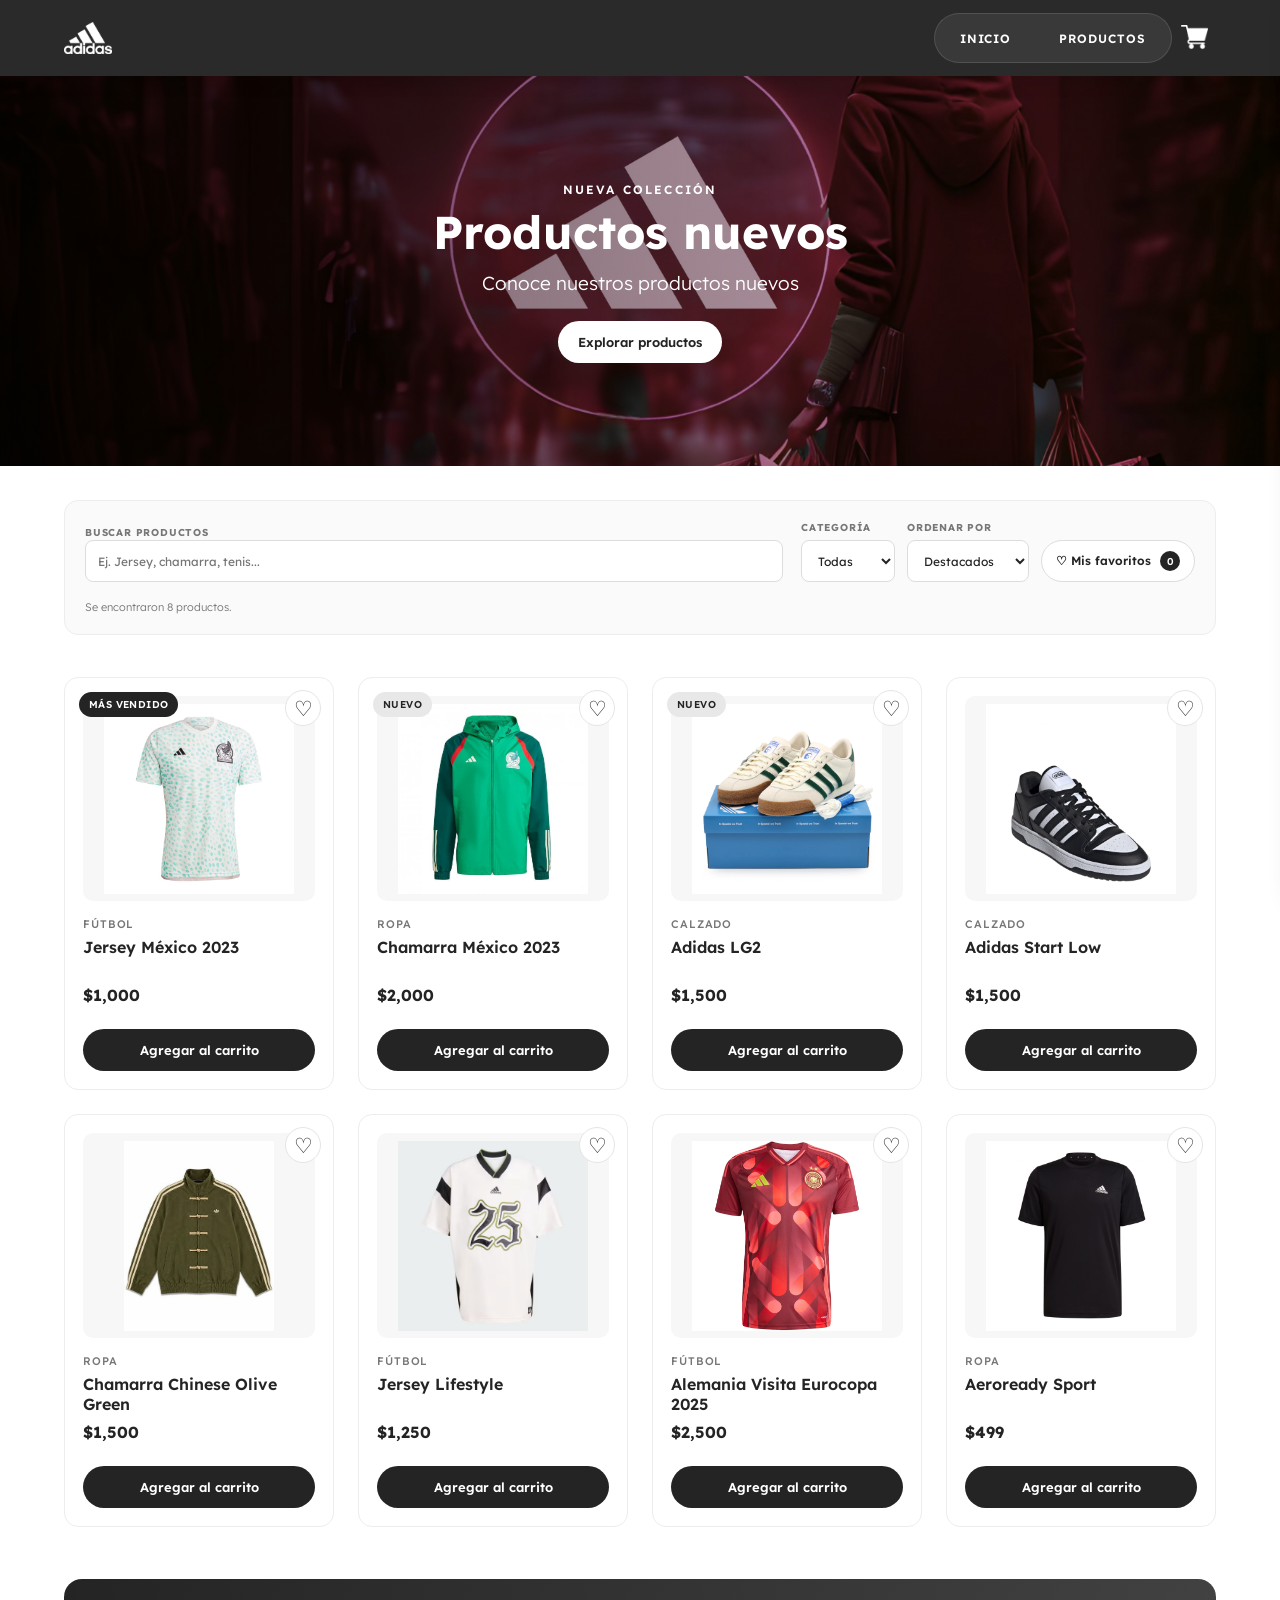
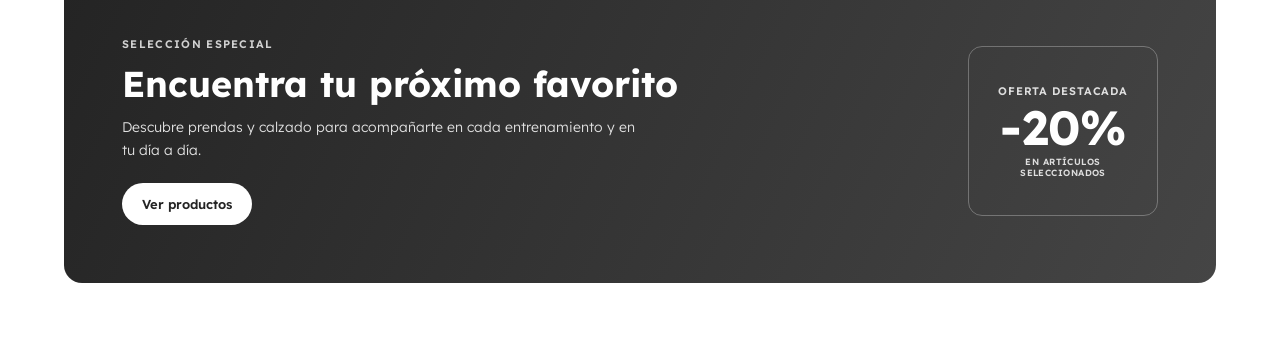
<file: index.html>
<!DOCTYPE html>
<html lang="es">
<head>
    <meta charset="UTF-8">
    <meta name="viewport" content="width=device-width, initial-scale=1.0">
    <link rel="preconnect" href="https://fonts.googleapis.com">
    <link rel="preconnect" href="https://fonts.gstatic.com" crossorigin>
    <link href="https://fonts.googleapis.com/css2?family=Lexend:wght@100..900&display=swap" rel="stylesheet">
    <link rel="stylesheet" href="css/styles.css">
    <title>Tienda Adidas</title>
</head>
<body>
    <header class="site-header">
        <a class="site-header__brand" href="#inicio" aria-label="Inicio">
            <img class="site-header__logo" src="img/logo-adidas-white.webp" alt="Adidas">
        </a>
        <nav class="site-header__nav" aria-label="Navegación principal">
            <a class="site-header__link" href="#inicio">Inicio</a>
            <a class="site-header__link" href="#productos">Productos</a>
        </nav>
        <button class="site-header__icon-button site-header__cart-button" id="open-cart" type="button" aria-label="Abrir carrito" aria-controls="cart-panel" aria-expanded="false">
            <img class="site-header__icon" src="img/carrito-de-compras.png" alt="">
            <span class="cart-count" id="cart-count" aria-live="polite">0</span>
        </button>
    </header>

    <main class="store">
        <section class="hero-banner" id="inicio">
            <div class="hero-banner__content">
                <span class="hero-banner__eyebrow">Nueva colección</span>
                <h1 class="hero-banner__title">Productos nuevos</h1>
                <p class="hero-banner__description">Conoce nuestros productos nuevos</p>
                <a class="button button--light" href="#productos">Explorar productos</a>
            </div>
        </section>

        <section class="catalog-tools" aria-label="Herramientas del catálogo">
            <div class="catalog-tools__search">
                <label class="catalog-tools__label" for="product-search">Buscar productos</label>
                <input class="catalog-tools__input" id="product-search" type="search" placeholder="Ej. Jersey, chamarra, tenis..." autocomplete="off">
            </div>
            <div class="catalog-tools__filters">
                <div class="catalog-tools__field">
                    <label class="catalog-tools__label" for="category-filter">Categoría</label>
                    <select class="catalog-tools__select" id="category-filter">
                        <option value="all">Todas</option>
                        <option value="fútbol">Fútbol</option>
                        <option value="ropa">Ropa</option>
                        <option value="calzado">Calzado</option>
                    </select>
                </div>
                <div class="catalog-tools__field">
                    <label class="catalog-tools__label" for="sort-products">Ordenar por</label>
                    <select class="catalog-tools__select" id="sort-products">
                        <option value="default">Destacados</option>
                        <option value="price-asc">Menor precio</option>
                        <option value="price-desc">Mayor precio</option>
                        <option value="name">Nombre A-Z</option>
                    </select>
                </div>
                <button class="catalog-tools__favorites" id="show-favorites" type="button" aria-pressed="false">♡ Mis favoritos <span id="favorites-count">0</span></button>
            </div>
            <p class="catalog-tools__results" id="catalog-results" aria-live="polite"></p>
        </section>

        <section class="products" id="productos" aria-label="Productos">
            <article class="product-card" data-product-id="product-001">
                <span class="product-card__badge">Más vendido</span>
                <div class="product-card__media">
                    <img class="product-card__image" src="img/jer_me.jpg" alt="Jersey México">
                </div>
                <p class="product-card__category">Fútbol</p>
                <h2 class="product-card__title">Jersey México 2023</h2>
                <p class="product-card__price">$1,000</p>
                <button class="button button--dark" type="button">Agregar al carrito</button>
            </article>
            <article class="product-card" data-product-id="product-002">
                <span class="product-card__badge product-card__badge--new">Nuevo</span>
                <div class="product-card__media">
                    <img class="product-card__image" src="img/chamarra.jpg" alt="Chamarra México">
                </div>
                <p class="product-card__category">Ropa</p>
                <h2 class="product-card__title">Chamarra México 2023</h2>
                <p class="product-card__price">$2,000</p>
                <button class="button button--dark" type="button">Agregar al carrito</button>
            </article>
            <article class="product-card" data-product-id="product-003">
                <span class="product-card__badge product-card__badge--new">Nuevo</span>
                <div class="product-card__media">
                    <img class="product-card__image" src="img/lg2.jpg" alt="Adidas LG2">
                </div>
                <p class="product-card__category">Calzado</p>
                <h2 class="product-card__title">Adidas LG2</h2>
                <p class="product-card__price">$1,500</p>
                <button class="button button--dark" type="button">Agregar al carrito</button>
            </article>
            <article class="product-card" data-product-id="product-004">
                <div class="product-card__media">
                    <img class="product-card__image" src="img/start low.jpg" alt="Adidas Start Low">
                </div>
                <p class="product-card__category">Calzado</p>
                <h2 class="product-card__title">Adidas Start Low</h2>
                <p class="product-card__price">$1,500</p>
                <button class="button button--dark" type="button">Agregar al carrito</button>
            </article>
            <article class="product-card" data-product-id="product-005">
                <div class="product-card__media">
                    <img class="product-card__image" src="img/china.jpg" alt="Chamarra Chinese Olive Green">
                </div>
                <p class="product-card__category">Ropa</p>
                <h2 class="product-card__title">Chamarra Chinese Olive Green</h2>
                <p class="product-card__price">$1,500</p>
                <button class="button button--dark" type="button">Agregar al carrito</button>
            </article>
            <article class="product-card" data-product-id="product-006">
                <div class="product-card__media">
                    <img class="product-card__image" src="img/lifestyle.avif" alt="Soccer lifestyle">
                </div>
                <p class="product-card__category">Fútbol</p>
                <h2 class="product-card__title">Jersey Lifestyle</h2>
                <p class="product-card__price">$1,250</p>
                <button class="button button--dark" type="button">Agregar al carrito</button>
            </article>
            <article class="product-card" data-product-id="product-007">
                <div class="product-card__media">
                    <img class="product-card__image" src="img/alemania vis.webp" alt="Alemania Visitia">
                </div>
                <p class="product-card__category">Fútbol</p>
                <h2 class="product-card__title">Alemania Visita Eurocopa 2025</h2>
                <p class="product-card__price">$2,500</p>
                <button class="button button--dark" type="button">Agregar al carrito</button>
            </article>
            <article class="product-card" data-product-id="product-008">
                <div class="product-card__media">
                    <img class="product-card__image" src="img/aero.png" alt="Aeroready">
                </div>
                <p class="product-card__category">Ropa</p>
                <h2 class="product-card__title">Aeroready Sport</h2>
                <p class="product-card__price">$499</p>
                <button class="button button--dark" type="button">Agregar al carrito</button>
            </article>
        </section>

        <section class="offers" id="ofertas" aria-labelledby="offers-title">
            <div class="offers__content">
                <span class="offers__eyebrow">Selección especial</span>
                <h2 class="offers__title" id="offers-title">Encuentra tu próximo favorito</h2>
                <p class="offers__description">Descubre prendas y calzado para acompañarte en cada entrenamiento y en tu día a día.</p>
                <a class="button button--light" href="#productos">Ver productos</a>
            </div>
            <div class="offers__highlight" aria-label="Promoción destacada">
                <span class="offers__highlight-label">Oferta destacada</span>
                <strong class="offers__highlight-value">-20%</strong>
                <span class="offers__highlight-note">En artículos seleccionados</span>
            </div>
        </section>

        <div class="drawer-overlay" id="drawer-overlay"></div>

        <aside class="cart-panel" id="cart-panel" aria-label="Carrito de compras" aria-hidden="true">
            <div class="drawer-header">
                <h2 class="drawer-title">Mi carrito</h2>
                <button class="drawer-close" id="close-cart" type="button" aria-label="Cerrar carrito">&times;</button>
            </div>
            <div class="cart-items" id="cart-items">
                <p class="cart-empty">Tu carrito está vacío.</p>
            </div>
            <div class="cart-summary">
                <p>Total: <strong id="cart-total">$0</strong></p>
                <button class="button button--dark cart-checkout" id="checkout-button" type="button">Finalizar compra</button>
                <button class="button button--light cart-clear" id="clear-cart" type="button">Vaciar carrito</button>
            </div>
        </aside>
        <div class="store-toast" id="store-toast" role="status" aria-live="polite"></div>
    </main>
    <script src="js/app.js"></script>
</body>
</html>
</file>
<file: css/styles.css>
*{box-sizing:border-box}
html{scroll-behavior:smooth;overflow-x:clip}
body{width:100%;min-width:320px;margin:0;overflow-x:hidden;color:#494949;font:300 15px "Lexend",Arial,Helvetica,sans-serif}
img{display:block;max-width:100%}
.site-header{position:sticky;top:0;z-index:15;display:flex;align-items:center;justify-content:space-between;width:100%;min-height:76px;padding:12px clamp(18px,5vw,64px);background:rgba(36,36,36,.97);box-shadow:0 4px 18px rgba(0,0,0,.12);backdrop-filter:blur(12px);transition:transform .32s ease,box-shadow .25s ease}
.site-header.is-hidden{transform:translateY(-110%);box-shadow:none}
.site-header__nav{display:flex;align-items:center;gap:8px;margin-left:auto;padding:5px;border:1px solid rgba(255,255,255,.12);border-radius:999px;background:rgba(255,255,255,.07)}
.site-header__link{position:relative;display:inline-flex;align-items:center;min-height:38px;padding:0 20px;border-radius:999px;color:#fff;font-size:12px;font-weight:600;letter-spacing:.08em;text-decoration:none;text-transform:uppercase;transition:color .25s ease,background-color .25s ease,transform .25s ease}
.site-header__link:hover{color:#242424;background:#fff;transform:translateY(-1px)}
.site-header__link:focus-visible{outline:2px solid #fff;outline-offset:3px}
.site-header__icon-button{display:grid;place-items:center;width:44px;height:44px;padding:8px;border:0;border-radius:50%;background:transparent;cursor:pointer;transition:background-color .25s ease,transform .25s ease}
.site-header__icon-button:hover{background:rgba(255,255,255,.14);transform:scale(1.08)}
.site-header__icon{width:27px;height:27px;object-fit:contain}
.site-header__brand{display:inline-flex;align-items:center}
.site-header__logo{width:48px;height:48px;object-fit:contain}
.hero-banner{display:grid;place-items:center;min-height:clamp(260px,34vw,390px);padding:36px 20px;color:#fff;text-align:center;background:linear-gradient(90deg,rgba(0,0,0,.62),rgba(0,0,0,.18)),url("../img/banner.jpeg") center 48%/cover no-repeat}
.hero-banner__content{width:min(680px,100%);margin:0 auto}
.hero-banner__eyebrow{display:inline-block;margin-bottom:10px;font-size:12px;font-weight:600;letter-spacing:.18em;text-transform:uppercase}
.hero-banner__title{margin:0 0 10px;font-size:clamp(28px,4vw,46px);font-weight:700;line-height:1.12}
.hero-banner__description{max-width:100%;margin:0 auto 24px;font-size:clamp(15px,2vw,19px);line-height:1.5}
.button{display:inline-flex;align-items:center;justify-content:center;min-height:42px;padding:0 20px;border:0;border-radius:999px;font:600 13px "Lexend",Arial,Helvetica,sans-serif;text-decoration:none;cursor:pointer;transition:transform .25s ease,background-color .25s ease,box-shadow .25s ease}
.button:hover{transform:translateY(-3px);box-shadow:0 7px 16px rgba(0,0,0,.2)}
.button:active{transform:translateY(-1px)}
.button--light{color:#242424;background:#fff}
.button--light:hover{background:#e9e9e9}
.button--dark{color:#fff;background:#242424}
.button--dark:hover{background:#4a4a4a}
.products{width:min(1200px,100%);margin-inline:auto;box-sizing:border-box;display:grid;grid-template-columns:repeat(auto-fit,minmax(min(220px,100%),1fr));gap:24px;padding:42px 24px}
.product-card{display:flex;flex-direction:column;align-items:center;padding:22px 16px;border:1px solid #ededed;border-radius:14px;background:#fff;text-align:center;transition:transform .25s ease,box-shadow .25s ease,border-color .25s ease}
.product-card:hover{transform:translateY(-7px);border-color:#d5d5d5;box-shadow:0 8px 24px rgba(0,0,0,.09)}
.product-card__image{width:100%;max-width:190px;height:190px;margin-bottom:16px;object-fit:contain;transition:transform .25s ease}
.product-card:hover .product-card__image{transform:scale(1.045)}
.product-card__title{margin:0 0 8px;color:#242424;font-size:16px;font-weight:600}
.product-card__price{margin:0 0 16px;color:#777;font-size:15px;font-weight:500}
.product-card .button{margin-top:auto}
.cart-panel{position:fixed;z-index:5;top:90px;right:0;width:min(420px,100%);max-height:calc(100vh - 110px);padding:22px;overflow-y:auto;background:#f4f4f4;box-shadow:-10px 8px 30px rgba(0,0,0,.16);transform:translateX(105%)}
.cart-panel__title{margin:0 0 18px;color:#242424;font-size:20px;font-weight:700;text-align:center;text-transform:uppercase}
.cart-item{display:flex;align-items:center;justify-content:space-between;gap:12px;padding:14px 0;border-bottom:1px solid #d8d8d8}
.cart-item__image{width:58px;height:58px;object-fit:contain}
.cart-item__name,.cart-item__price{margin:0;font-size:13px}
.cart-item__name{color:#242424;font-weight:600}
.cart-item__remove{display:grid;place-items:center;width:38px;height:38px;padding:7px;border:0;border-radius:50%;background:transparent;cursor:pointer;transition:background-color .25s ease}
.cart-item__remove:hover{background:#e2e2e2}
.cart-item__remove img{width:22px;height:22px;object-fit:contain}
@media(max-width:768px){
.site-header{min-height:68px;padding-inline:18px}
.site-header__nav{display:none}
.site-header__logo{width:42px;height:42px}
.hero-banner{min-height:270px;padding-block:30px;background-position:center}
.products{gap:16px;padding:28px 16px}
.product-card{padding:18px 12px}
.product-card__image{max-width:165px;height:165px}
}
@media(max-width:480px){
.site-header{min-height:62px;padding:8px 14px}
.site-header__icon-button{width:40px;height:40px}
.site-header__icon{width:24px;height:24px}
.site-header__logo{width:38px;height:38px}
.hero-banner{min-height:230px;padding:26px 16px;background-position:center}
.hero-banner__title{font-size:27px}
.products{grid-template-columns:repeat(2,minmax(0,1fr));gap:12px;padding:22px 12px}
.product-card{padding:14px 8px}
.product-card__image{height:125px;margin-bottom:12px}
.product-card__title{font-size:13px}
.product-card__price{font-size:13px}
.product-card .button{width:100%;min-height:38px;padding-inline:8px;font-size:11px}
.cart-panel{top:70px;width:100%;padding:18px}
}

/* Mejora 2: tarjetas de producto con jerarquía visual consistente */
.product-card{position:relative;align-items:stretch;padding:18px;text-align:left}
.product-card__badge{position:absolute;z-index:1;top:14px;left:14px;padding:6px 10px;border-radius:999px;color:#fff;background:#242424;font-size:10px;font-weight:600;letter-spacing:.04em;text-transform:uppercase}
.product-card__badge--new{color:#242424;background:#e8e8e8}
.product-card__media{display:grid;place-items:center;width:100%;min-height:205px;margin-bottom:16px;overflow:hidden;border-radius:10px;background:#f7f7f7}
.product-card__image{width:100%;max-width:190px;height:190px;margin:0}
.product-card__category{margin:0 0 6px;color:#777;font-size:11px;font-weight:500;letter-spacing:.08em;text-transform:uppercase}
.product-card__title{min-height:40px;margin-bottom:8px}
.product-card__price{margin-top:auto;color:#242424;font-size:16px;font-weight:700}
.product-card .button{width:100%;margin-top:8px}

/* Mejora 3: bloque visual de ofertas destacadas */
.offers{display:flex;align-items:center;justify-content:space-between;gap:32px;width:min(1152px,calc(100% - 48px));margin:10px auto 56px;padding:clamp(28px,5vw,58px);border-radius:18px;color:#fff;background:linear-gradient(115deg,#242424 0%,#454545 100%)}
.offers__content{max-width:610px}
.offers__eyebrow,.offers__highlight-label,.offers__highlight-note{display:block;font-size:11px;font-weight:600;letter-spacing:.12em;text-transform:uppercase}
.offers__eyebrow{margin-bottom:12px;color:#d1d1d1}
.offers__title{margin:0 0 12px;font-size:clamp(24px,3vw,36px);font-weight:700;line-height:1.15}
.offers__description{max-width:520px;margin:0 0 22px;color:#e0e0e0;font-size:14px;line-height:1.6}
.offers__highlight{display:flex;flex:0 0 190px;flex-direction:column;align-items:center;justify-content:center;min-height:170px;padding:20px;border:1px solid rgba(255,255,255,.28);border-radius:14px;text-align:center}
.offers__highlight-label{color:#dedede;letter-spacing:.08em}
.offers__highlight-value{margin:5px 0;font-size:48px;line-height:1}
.offers__highlight-note{color:#dedede;font-size:9px;letter-spacing:.05em}

/* Mejora 4: ajustes de distribución para tablet y móvil */
@media(max-width:768px){
.products{grid-template-columns:repeat(2,minmax(0,1fr))}
.product-card{padding:14px}
.product-card__media{min-height:170px}
.product-card__image{height:160px}
.offers{gap:22px;margin-bottom:38px;padding:30px}
.offers__highlight{flex-basis:150px;min-height:145px}
.offers__highlight-value{font-size:40px}
}
@media(max-width:480px){
.products{grid-template-columns:repeat(2,minmax(0,1fr));gap:12px;padding:22px 12px}
.product-card{padding:10px;border-radius:11px}
.product-card__badge{top:8px;left:8px;padding:5px 7px;font-size:8px}
.product-card__media{min-height:120px;margin-bottom:10px}
.product-card__image{height:115px}
.product-card__category{font-size:9px}
.product-card__title{min-height:34px;font-size:12px}
.product-card__price{font-size:14px}
.product-card .button{min-height:36px;margin-top:6px;font-size:10px}
.offers{flex-direction:column;align-items:stretch;gap:22px;width:calc(100% - 24px);margin:8px auto 28px;padding:24px 18px;border-radius:14px}
.offers__title{font-size:25px}
.offers__description{font-size:13px}
.offers__highlight{flex-basis:auto;min-height:125px}
}

/* Menú lateral, carrito dinámico y contador */
.site-header__cart-button{position:relative}
.cart-count{position:absolute;top:0;right:0;display:grid;place-items:center;min-width:19px;height:19px;padding:0 5px;border:2px solid #242424;border-radius:50%;color:#242424;background:#fff;font-size:10px;font-weight:700;line-height:1}
.cart-count.is-empty{display:none}
.drawer-overlay{position:fixed;z-index:19;inset:0;background:rgba(0,0,0,.48);opacity:0;visibility:hidden;transition:opacity .3s ease,visibility .3s ease}
.drawer-overlay.is-visible{opacity:1;visibility:visible}
.side-menu,.cart-panel{position:fixed;z-index:20;top:0;bottom:0;width:min(360px,88vw);max-height:100vh;padding:24px;overflow-y:auto;background:#f4f4f4;box-shadow:0 0 28px rgba(0,0,0,.2);transition:transform .3s ease}
.side-menu{left:0;transform:translateX(-105%)}
.cart-panel{right:0;transform:translateX(105%)}
.side-menu.is-open,.cart-panel.is-open{transform:translateX(0)}
.drawer-header{display:flex;align-items:center;justify-content:space-between;gap:16px;padding-bottom:18px;border-bottom:1px solid #ddd}
.drawer-title{margin:0;color:#242424;font-size:20px;font-weight:700;text-transform:uppercase}
.drawer-close{display:grid;place-items:center;width:38px;height:38px;border:0;border-radius:50%;color:#242424;background:#e7e7e7;font-size:27px;line-height:1;cursor:pointer;transition:background .2s ease,transform .2s ease}
.drawer-close:hover{background:#d6d6d6;transform:rotate(90deg)}
.side-menu__nav{display:flex;flex-direction:column;gap:8px;padding-top:20px}
.side-menu__nav a{padding:14px 10px;border-radius:8px;color:#242424;font-size:14px;font-weight:600;text-decoration:none;transition:background .2s ease,padding .2s ease}
.side-menu__nav a:hover{padding-left:16px;background:#e5e5e5}
.cart-items{padding-top:8px}
.cart-empty{padding:24px 0;color:#777;text-align:center}
.cart-item{display:flex;align-items:center;gap:12px;padding:14px 0;border-bottom:1px solid #d8d8d8}
.cart-item__image{flex:0 0 58px;width:58px;height:58px;object-fit:contain;border-radius:6px;background:#fff}
.cart-item__info{flex:1;min-width:0}
.cart-item__name,.cart-item__price{margin:0;font-size:12px}
.cart-item__name{color:#242424;font-weight:600}
.cart-item__price{margin-top:4px;color:#666}
.cart-item__quantity{display:flex;align-items:center;gap:10px;margin-top:8px;font-size:12px}
.quantity-button{display:grid;place-items:center;width:25px;height:25px;border:1px solid #ccc;border-radius:50%;color:#242424;background:#fff;font-size:16px;cursor:pointer}
.cart-item__remove{display:grid;place-items:center;flex:0 0 30px;width:30px;height:30px;border:0;border-radius:50%;color:#555;background:#e7e7e7;font-size:20px;cursor:pointer}
.cart-summary{margin-top:20px;padding-top:16px;border-top:1px solid #ccc}
.cart-summary p{display:flex;justify-content:space-between;margin:0 0 16px;color:#242424;font-size:16px}
.cart-clear{width:100%}
.cart-clear:disabled{opacity:.45;cursor:not-allowed}
@media(max-width:480px){.side-menu,.cart-panel{width: min(340px,90vw);padding:20px}.cart-item__image{width:48px;height:48px;flex-basis:48px}}


/* Herramientas del catálogo: búsqueda, filtros, orden y favoritos */
.catalog-tools{display:flex;flex-wrap:wrap;align-items:end;justify-content:space-between;gap:18px;width:min(1152px,calc(100% - 48px));margin:34px auto 0;padding:20px;border:1px solid #ededed;border-radius:14px;background:#fafafa}
.catalog-tools__search{flex:1 1 230px}
.catalog-tools__filters{display:flex;flex-wrap:wrap;align-items:end;gap:12px}
.catalog-tools__field{display:flex;flex-direction:column;gap:6px}
.catalog-tools__label{color:#777;font-size:10px;font-weight:700;letter-spacing:.08em;text-transform:uppercase}
.catalog-tools__input,.catalog-tools__select{min-height:42px;padding:0 12px;border:1px solid #ddd;border-radius:8px;color:#242424;background:#fff;font:400 12px "Lexend",Arial,Helvetica,sans-serif}
.catalog-tools__input{width:100%}
.catalog-tools__input:focus,.catalog-tools__select:focus{border-color:#242424;outline:2px solid rgba(36,36,36,.12)}
.catalog-tools__favorites{min-height:42px;padding:0 14px;border:1px solid #ddd;border-radius:999px;color:#242424;background:#fff;font:600 12px "Lexend",Arial,Helvetica,sans-serif;cursor:pointer;transition:background .25s ease,color .25s ease}
.catalog-tools__favorites span{display:inline-grid;place-items:center;min-width:20px;height:20px;margin-left:5px;border-radius:50%;color:#fff;background:#242424;font-size:10px}
.catalog-tools__favorites:hover,.catalog-tools__favorites.is-active{color:#fff;background:#242424}
.catalog-tools__favorites:hover span,.catalog-tools__favorites.is-active span{color:#242424;background:#fff}
.catalog-tools__results{flex-basis:100%;margin:0;color:#777;font-size:11px}
.product-card__favorite{position:absolute;z-index:2;top:12px;right:12px;display:grid;place-items:center;width:36px;height:36px;border:1px solid #e5e5e5;border-radius:50%;color:#242424;background:#fff;font-size:21px;line-height:1;cursor:pointer;transition:transform .25s ease,color .25s ease,background .25s ease}
.product-card__favorite:hover{transform:scale(1.1)}
.product-card__favorite.is-favorite{color:#fff;background:#242424}
.store-toast{position:fixed;z-index:30;right:24px;bottom:24px;max-width:min(380px,calc(100% - 32px));padding:14px 18px;border-radius:10px;color:#fff;background:#242424;box-shadow:0 8px 28px rgba(0,0,0,.2);font-size:13px;line-height:1.5;opacity:0;visibility:hidden;transform:translateY(12px);transition:opacity .25s ease,transform .25s ease,visibility .25s ease}
.store-toast.is-visible{opacity:1;visibility:visible;transform:translateY(0)}
.cart-checkout{width:100%;margin-bottom:9px}
.cart-checkout:disabled{opacity:.45;cursor:not-allowed}
.cart-clear{width:100%}
.product-card[hidden]{display:none!important}
@media(max-width:768px){
.site-header__nav{display:flex;gap:2px;margin-left:auto;padding:3px}
.site-header__link{min-height:34px;padding-inline:11px;font-size:10px}
.catalog-tools{align-items:stretch;width:calc(100% - 32px);margin-top:24px;padding:16px}
.catalog-tools__filters{display:grid;grid-template-columns:repeat(2,minmax(0,1fr))}
.catalog-tools__favorites{grid-column:1/-1}
}
@media(max-width:480px){
.catalog-tools{width:calc(100% - 24px);gap:12px;margin-top:18px;padding:13px}
.catalog-tools__filters{gap:8px}
.catalog-tools__input,.catalog-tools__select,.catalog-tools__favorites{min-height:39px;font-size:11px}
.product-card__favorite{top:7px;right:7px;width:29px;height:29px;font-size:18px}
.store-toast{right:16px;bottom:16px;font-size:12px}
}
</file>
